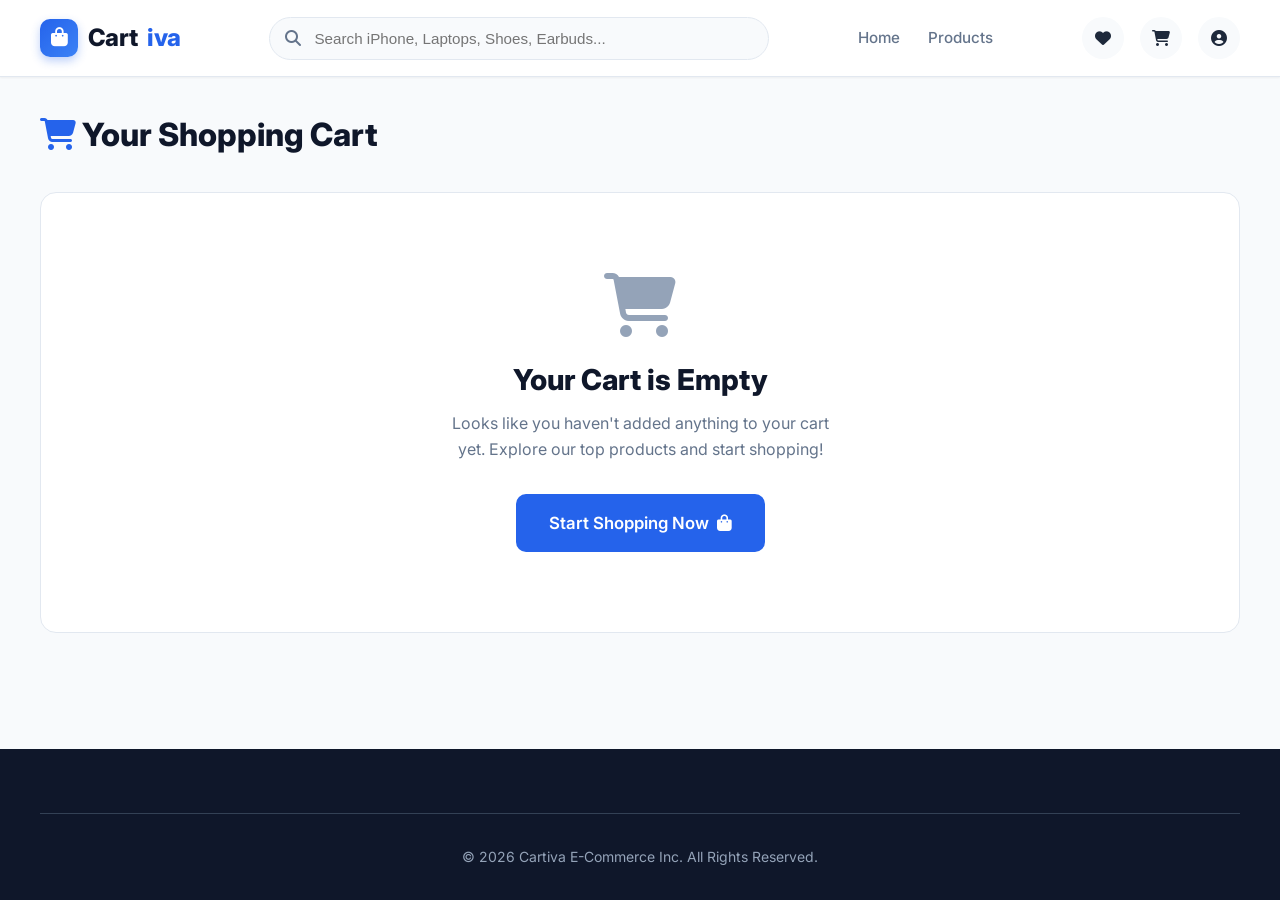
<file: cart.html>
<!DOCTYPE html>
<html lang="en">
<head>
  <meta charset="UTF-8">
  <meta name="viewport" content="width=device-width, initial-scale=1.0">
  <title>Shopping Cart - Cartiva</title>
  
  <link rel="preconnect" href="https://fonts.googleapis.com">
  <link rel="preconnect" href="https://fonts.gstatic.com" crossorigin>
  <link href="https://fonts.googleapis.com/css2?family=Inter:wght@300;400;500;600;700;800&display=swap" rel="stylesheet">
  <link rel="stylesheet" href="https://cdnjs.cloudflare.com/ajax/libs/font-awesome/6.4.0/css/all.min.css">
  <link rel="stylesheet" href="./static/css/style.css">
</head>
<body>

  <!-- Sticky Navbar -->
  <header class="header">
    <div class="container navbar">
      <a href="index.html" class="logo">
        <div class="logo-icon"><i class="fas fa-shopping-bag"></i></div>
        Cart<span>iva</span>
      </a>

      <form action="products.html" method="GET" class="search-bar">
        <i class="fas fa-search"></i>
        <input type="text" name="q" class="form-control" placeholder="Search iPhone, Laptops, Shoes, Earbuds...">
      </form>

      <nav class="nav-menu" id="navMenu">
        <a href="index.html" class="nav-link">Home</a>
        <a href="products.html" class="nav-link">Products</a>
      </nav>

      <div class="nav-actions">
        <a href="wishlist.html" class="icon-btn" title="Saved Wishlist">
          <i class="fas fa-heart"></i>
          <span class="badge wishlist-badge" style="background-color: var(--danger); display: none;">0</span>
        </a>

        <a href="cart.html" class="icon-btn" title="Shopping Cart">
          <i class="fas fa-shopping-cart"></i>
          <span class="badge cart-badge" style="display: none;">0</span>
        </a>

        <div id="userNavAction">
          <a href="login.html" class="btn btn-primary btn-sm">
            <i class="fas fa-user"></i> Login
          </a>
        </div>
      </div>
    </div>
  </header>

  <!-- Main Content -->
  <main class="main-content">
    <div class="container" id="cartPageWrapper">
      
      <div style="margin-bottom: 2rem;">
        <h1 style="font-size: 2rem; font-weight: 800; color: var(--dark);"><i class="fas fa-shopping-cart" style="color: var(--primary);"></i> Your Shopping Cart</h1>
      </div>

      <!-- Active Cart Layout -->
      <div class="cart-layout" id="cartContentLayout">
        
        <!-- Cart Table -->
        <div class="cart-table-wrapper">
          <table class="cart-table">
            <thead>
              <tr>
                <th>Product</th>
                <th>Price</th>
                <th>Quantity</th>
                <th>Total</th>
                <th>Action</th>
              </tr>
            </thead>
            <tbody id="cartItemsBody">
              <!-- Rendered by script.js -->
            </tbody>
          </table>

          <div style="padding: 1.25rem; display: flex; justify-content: space-between; align-items: center; background-color: var(--bg-alt); border-top: 1px solid var(--border-color);">
            <a href="products.html" class="btn btn-outline">
              <i class="fas fa-arrow-left"></i> Continue Shopping
            </a>
          </div>
        </div>

        <!-- Order Summary Sidebar -->
        <div>
          <div class="order-summary-card">
            <h3 style="font-size: 1.25rem; font-weight: 800; margin-bottom: 1.25rem; color: var(--dark);">Order Summary</h3>
            
            <div class="summary-row">
              <span>Subtotal</span>
              <strong id="summarySubtotal">₹0</strong>
            </div>

            <div class="summary-row">
              <span>Estimated Shipping</span>
              <strong id="summaryShipping">FREE</strong>
            </div>

            <p id="freeShippingHint" style="display: none; font-size: 0.8rem; color: var(--primary); background-color: var(--primary-light); padding: 0.5rem; border-radius: var(--radius-sm); margin-bottom: 1rem;">
              <!-- Dynamic hint -->
            </p>

            <div class="summary-row total">
              <span>Total Amount</span>
              <span id="summaryTotal">₹0</span>
            </div>

            <a href="checkout.html" class="btn btn-primary btn-lg btn-block" style="margin-top: 1.5rem;">
              Proceed to Checkout <i class="fas fa-arrow-right"></i>
            </a>

            <div style="text-align: center; margin-top: 1rem; color: var(--text-muted); font-size: 0.85rem;">
              <i class="fas fa-lock" style="color: var(--success);"></i> 256-Bit SSL Encrypted Checkout
            </div>
          </div>
        </div>

      </div>

      <!-- Empty Cart Screen -->
      <div id="emptyCartWrapper" style="display: none; text-align: center; padding: 5rem 2rem; background-color: var(--bg-main); border: 1px solid var(--border-color); border-radius: var(--radius-lg);">
        <i class="fas fa-shopping-cart" style="font-size: 4rem; color: var(--text-light); margin-bottom: 1.25rem;"></i>
        <h2 style="font-size: 1.8rem; font-weight: 800; color: var(--dark); margin-bottom: 0.5rem;">Your Cart is Empty</h2>
        <p style="color: var(--text-muted); margin-bottom: 2rem; max-width: 400px; margin-left: auto; margin-right: auto;">
          Looks like you haven't added anything to your cart yet. Explore our top products and start shopping!
        </p>
        <a href="products.html" class="btn btn-primary btn-lg">
          Start Shopping Now <i class="fas fa-shopping-bag"></i>
        </a>
      </div>

    </div>
  </main>

  <footer class="footer">
    <div class="container">
      <div class="footer-bottom">
        <p>&copy; 2026 Cartiva E-Commerce Inc. All Rights Reserved.</p>
      </div>
    </div>
  </footer>

  <script src="./static/js/products-data.js"></script>
  <script src="./static/js/script.js"></script>
</body>
</html>
</file>
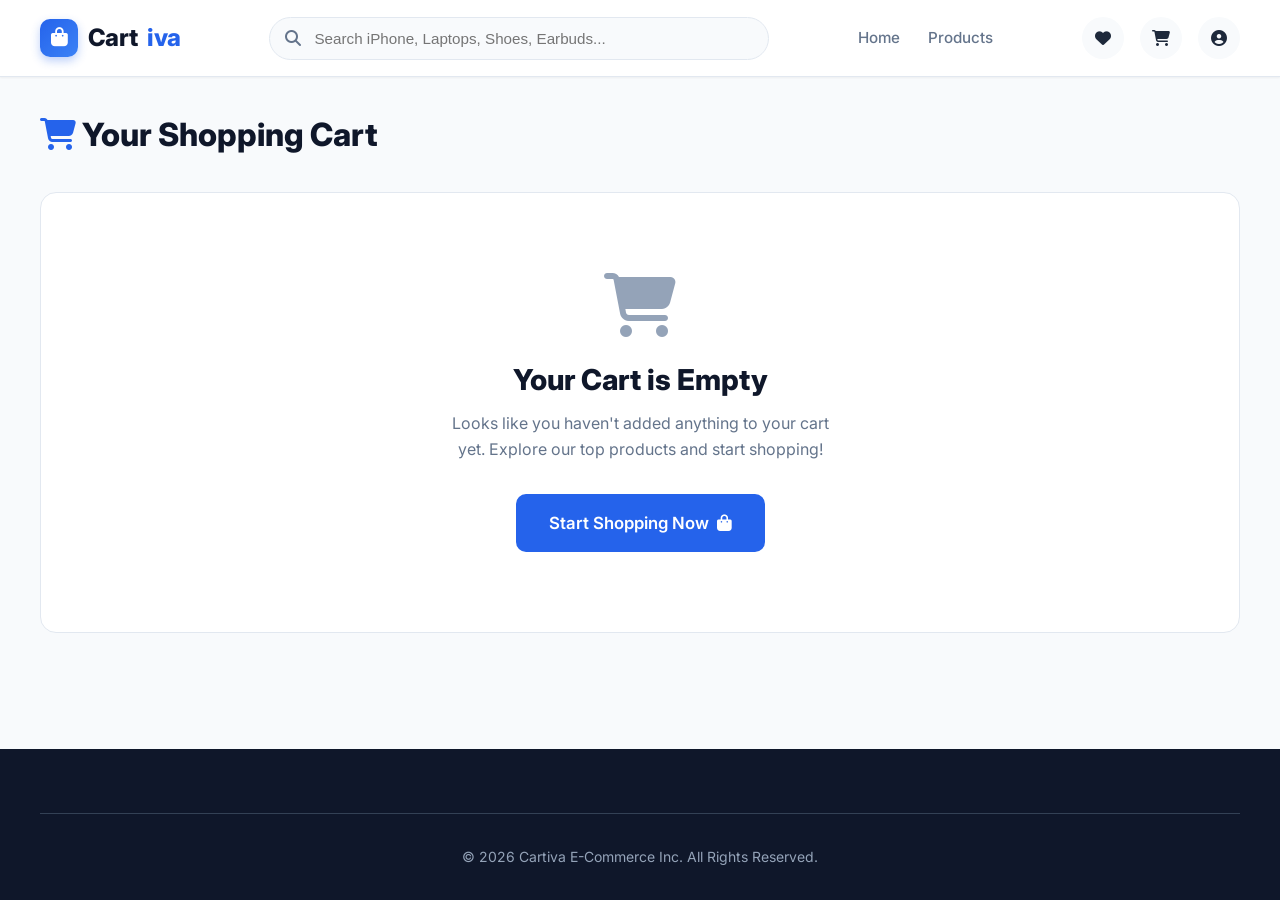
<file: checkout.html>
<!DOCTYPE html>
<html lang="en">
<head>
  <meta charset="UTF-8">
  <meta name="viewport" content="width=device-width, initial-scale=1.0">
  <title>Checkout - Cartiva</title>
  
  <link rel="preconnect" href="https://fonts.googleapis.com">
  <link rel="preconnect" href="https://fonts.gstatic.com" crossorigin>
  <link href="https://fonts.googleapis.com/css2?family=Inter:wght@300;400;500;600;700;800&display=swap" rel="stylesheet">
  <link rel="stylesheet" href="https://cdnjs.cloudflare.com/ajax/libs/font-awesome/6.4.0/css/all.min.css">
  <link rel="stylesheet" href="./static/css/style.css">
</head>
<body>

  <!-- Header -->
  <header class="header">
    <div class="container navbar">
      <a href="index.html" class="logo">
        <div class="logo-icon"><i class="fas fa-shopping-bag"></i></div>
        Cart<span>iva</span>
      </a>

      <div class="nav-actions">
        <a href="cart.html" class="btn btn-outline-primary btn-sm">
          <i class="fas fa-arrow-left"></i> Back to Cart
        </a>
      </div>
    </div>
  </header>

  <!-- Main Content -->
  <main class="main-content">
    <div class="container">
      
      <!-- Order Success Screen -->
      <div id="orderSuccessScreen" style="display: none; max-width: 650px; margin: 3rem auto; text-align: center; background-color: var(--bg-main); border: 1px solid var(--border-color); border-radius: var(--radius-lg); padding: 3.5rem 2rem; box-shadow: var(--shadow-lg);">
        <div style="width: 80px; height: 80px; background-color: var(--success-light); color: var(--success); border-radius: 50%; display: flex; align-items: center; justify-content: center; font-size: 2.5rem; margin: 0 auto 1.5rem;">
          <i class="fas fa-check"></i>
        </div>

        <h1 style="font-size: 2.2rem; font-weight: 800; color: var(--dark); margin-bottom: 0.5rem;">Order Placed Successfully!</h1>
        <p style="color: var(--text-muted); font-size: 1.05rem; margin-bottom: 1.5rem;">
          Thank you for shopping with Cartiva. Your order reference number is <strong style="color: var(--primary);" id="successOrderRef">ORD-2026-0000</strong>.
        </p>

        <div style="background-color: var(--bg-alt); padding: 1.25rem; border-radius: var(--radius-md); text-align: left; margin-bottom: 2rem;">
          <div style="display: flex; justify-content: space-between; margin-bottom: 0.5rem; font-size: 0.95rem;">
            <span style="color: var(--text-muted);">Total Amount Paid:</span>
            <strong style="color: var(--dark);" id="successOrderTotal">₹0</strong>
          </div>
          <div style="display: flex; justify-content: space-between; font-size: 0.95rem;">
            <span style="color: var(--text-muted);">Estimated Delivery:</span>
            <strong style="color: var(--success);">Within 3-5 Business Days</strong>
          </div>
        </div>

        <div style="display: flex; gap: 1rem; justify-content: center;">
          <a href="orders.html" class="btn btn-primary btn-lg">
            <i class="fas fa-box"></i> View My Orders
          </a>
          <a href="products.html" class="btn btn-outline btn-lg">
            Continue Shopping
          </a>
        </div>
      </div>

      <!-- Checkout Form Layout -->
      <div id="checkoutFormLayout">
        <div style="margin-bottom: 2rem;">
          <h1 style="font-size: 2rem; font-weight: 800; color: var(--dark);">Checkout</h1>
          <p style="color: var(--text-muted);">Complete your shipping details & payment method</p>
        </div>

        <form id="checkoutForm">
          <div class="checkout-layout">
            
            <!-- Left: Shipping & Payment -->
            <div class="checkout-box">
              <h2 style="font-size: 1.3rem; font-weight: 800; margin-bottom: 1.5rem; color: var(--dark); display: flex; align-items: center; gap: 0.6rem;">
                <i class="fas fa-map-marker-alt" style="color: var(--primary);"></i> Shipping Address
              </h2>

              <div style="display: grid; grid-template-columns: 1fr 1fr; gap: 1rem;">
                <div class="form-group" style="grid-column: span 2;">
                  <label class="form-label">Full Name *</label>
                  <input type="text" id="checkoutName" class="form-control" placeholder="e.g. Rahul Sharma" required>
                </div>

                <div class="form-group">
                  <label class="form-label">Email Address *</label>
                  <input type="email" id="checkoutEmail" class="form-control" placeholder="rahul@example.com" required>
                </div>

                <div class="form-group">
                  <label class="form-label">Mobile Phone Number *</label>
                  <input type="tel" id="checkoutPhone" class="form-control" placeholder="+91 98765 43210" required>
                </div>

                <div class="form-group" style="grid-column: span 2;">
                  <label class="form-label">Street Address *</label>
                  <input type="text" id="checkoutAddress" class="form-control" placeholder="Flat No, Building, Area, Landmark" required>
                </div>

                <div class="form-group">
                  <label class="form-label">City *</label>
                  <input type="text" id="checkoutCity" class="form-control" placeholder="e.g. Mumbai" required>
                </div>

                <div class="form-group">
                  <label class="form-label">State *</label>
                  <input type="text" id="checkoutState" class="form-control" placeholder="e.g. Maharashtra" required>
                </div>

                <div class="form-group">
                  <label class="form-label">Pincode *</label>
                  <input type="text" id="checkoutPincode" class="form-control" placeholder="400001" required>
                </div>
              </div>

              <h2 style="font-size: 1.3rem; font-weight: 800; margin: 2rem 0 1rem; color: var(--dark); display: flex; align-items: center; gap: 0.6rem;">
                <i class="fas fa-credit-card" style="color: var(--primary);"></i> Payment Method
              </h2>

              <input type="hidden" id="paymentMethodInput" value="UPI">

              <div class="payment-options">
                <div class="payment-card active" onclick="selectPaymentMethod(this, 'UPI')">
                  <i class="fas fa-mobile-alt" style="font-size: 1.4rem; color: var(--primary);"></i>
                  <div>
                    <strong style="display: block; font-size: 0.9rem;">UPI / QR Code</strong>
                    <span style="font-size: 0.78rem; color: var(--text-muted);">GPay, PhonePe, Paytm</span>
                  </div>
                </div>

                <div class="payment-card" onclick="selectPaymentMethod(this, 'Credit/Debit Card')">
                  <i class="fas fa-credit-card" style="font-size: 1.4rem; color: var(--primary);"></i>
                  <div>
                    <strong style="display: block; font-size: 0.9rem;">Credit / Debit Card</strong>
                    <span style="font-size: 0.78rem; color: var(--text-muted);">Visa, Mastercard, RuPay</span>
                  </div>
                </div>

                <div class="payment-card" onclick="selectPaymentMethod(this, 'Net Banking')">
                  <i class="fas fa-university" style="font-size: 1.4rem; color: var(--primary);"></i>
                  <div>
                    <strong style="display: block; font-size: 0.9rem;">Net Banking</strong>
                    <span style="font-size: 0.78rem; color: var(--text-muted);">All major Indian banks</span>
                  </div>
                </div>

                <div class="payment-card" onclick="selectPaymentMethod(this, 'Cash on Delivery')">
                  <i class="fas fa-money-bill-wave" style="font-size: 1.4rem; color: var(--success);"></i>
                  <div>
                    <strong style="display: block; font-size: 0.9rem;">Cash on Delivery</strong>
                    <span style="font-size: 0.78rem; color: var(--text-muted);">Pay upon package arrival</span>
                  </div>
                </div>
              </div>

            </div>

            <!-- Right: Order Summary -->
            <div>
              <div class="order-summary-card">
                <h3 style="font-size: 1.25rem; font-weight: 800; margin-bottom: 1.25rem; color: var(--dark);">Order Summary</h3>

                <div id="checkoutItemsList" style="max-height: 240px; overflow-y: auto; margin-bottom: 1.25rem; padding-right: 0.5rem;">
                  <!-- Rendered by script.js -->
                </div>

                <div class="summary-row">
                  <span>Subtotal</span>
                  <strong id="checkoutSubtotal">₹0</strong>
                </div>

                <div class="summary-row">
                  <span>Shipping Fee</span>
                  <strong id="checkoutShipping">FREE</strong>
                </div>

                <div class="summary-row total">
                  <span>Total Payable</span>
                  <span id="checkoutTotal">₹0</span>
                </div>

                <button type="submit" class="btn btn-primary btn-lg btn-block" style="margin-top: 1.5rem;">
                  <i class="fas fa-check-circle"></i> Place Order Now
                </button>
              </div>
            </div>

          </div>
        </form>
      </div>

    </div>
  </main>

  <footer class="footer">
    <div class="container">
      <div class="footer-bottom">
        <p>&copy; 2026 Cartiva E-Commerce Inc. All Rights Reserved.</p>
      </div>
    </div>
  </footer>

  <script src="./static/js/products-data.js"></script>
  <script src="./static/js/script.js"></script>
</body>
</html>
</file>
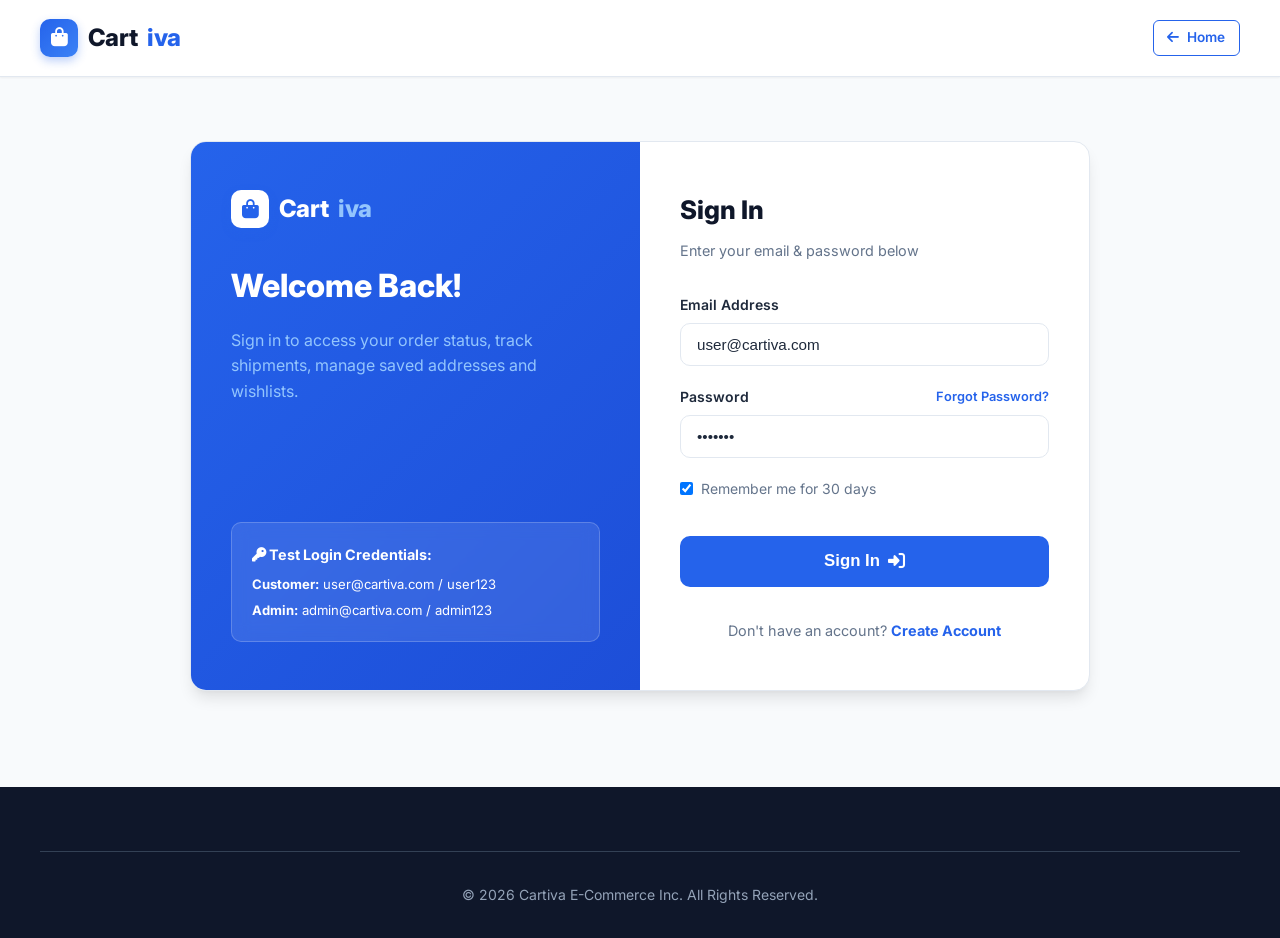
<file: login.html>
<!DOCTYPE html>
<html lang="en">
<head>
  <meta charset="UTF-8">
  <meta name="viewport" content="width=device-width, initial-scale=1.0">
  <title>Sign In - Cartiva</title>
  
  <link rel="preconnect" href="https://fonts.googleapis.com">
  <link rel="preconnect" href="https://fonts.gstatic.com" crossorigin>
  <link href="https://fonts.googleapis.com/css2?family=Inter:wght@300;400;500;600;700;800&display=swap" rel="stylesheet">
  <link rel="stylesheet" href="https://cdnjs.cloudflare.com/ajax/libs/font-awesome/6.4.0/css/all.min.css">
  <link rel="stylesheet" href="./static/css/style.css">
</head>
<body>

  <!-- Sticky Navbar -->
  <header class="header">
    <div class="container navbar">
      <a href="index.html" class="logo">
        <div class="logo-icon"><i class="fas fa-shopping-bag"></i></div>
        Cart<span>iva</span>
      </a>

      <div class="nav-actions">
        <a href="index.html" class="btn btn-outline-primary btn-sm">
          <i class="fas fa-arrow-left"></i> Home
        </a>
      </div>
    </div>
  </header>

  <!-- Main Content -->
  <main class="main-content">
    <div class="container">
      
      <div class="auth-wrapper">
        <!-- Left Hero Sidebar -->
        <div class="auth-sidebar">
          <div>
            <a href="index.html" class="logo" style="color: white; margin-bottom: 2rem;">
              <div class="logo-icon" style="background: white; color: var(--primary);"><i class="fas fa-shopping-bag"></i></div>
              Cart<span style="color: #93c5fd;">iva</span>
            </a>
            <h2 style="font-size: 2rem; font-weight: 800; margin-bottom: 1rem;">Welcome Back!</h2>
            <p style="color: #93c5fd; font-size: 1rem; line-height: 1.6;">
              Sign in to access your order status, track shipments, manage saved addresses and wishlists.
            </p>
          </div>

          <div style="background-color: rgba(255,255,255,0.1); backdrop-filter: blur(8px); padding: 1.25rem; border-radius: var(--radius-md); border: 1px solid rgba(255,255,255,0.2);">
            <strong style="display: block; margin-bottom: 0.5rem; font-size: 0.9rem;"><i class="fas fa-key"></i> Test Login Credentials:</strong>
            <p style="font-size: 0.82rem; margin-bottom: 0.3rem;"><strong>Customer:</strong> user@cartiva.com / user123</p>
            <p style="font-size: 0.82rem;"><strong>Admin:</strong> admin@cartiva.com / admin123</p>
          </div>
        </div>

        <!-- Right Form Container -->
        <div class="auth-form-container">
          <h2 style="font-size: 1.6rem; font-weight: 800; color: var(--dark); margin-bottom: 0.5rem;">Sign In</h2>
          <p style="color: var(--text-muted); font-size: 0.9rem; margin-bottom: 2rem;">Enter your email & password below</p>

          <form id="loginForm">
            <div class="form-group">
              <label class="form-label">Email Address</label>
              <input type="email" id="loginEmail" class="form-control" placeholder="name@example.com" value="user@cartiva.com" required>
            </div>

            <div class="form-group">
              <div style="display: flex; justify-content: space-between; align-items: center; margin-bottom: 0.4rem;">
                <label class="form-label" style="margin-bottom: 0;">Password</label>
                <a href="#" style="font-size: 0.8rem; color: var(--primary); font-weight: 600;">Forgot Password?</a>
              </div>
              <input type="password" id="loginPassword" class="form-control" placeholder="••••••••" value="user123" required>
            </div>

            <div class="form-group" style="display: flex; align-items: center; gap: 0.5rem;">
              <input type="checkbox" id="remember" name="remember" checked>
              <label for="remember" style="font-size: 0.875rem; color: var(--text-muted); cursor: pointer;">Remember me for 30 days</label>
            </div>

            <button type="submit" class="btn btn-primary btn-lg btn-block" style="margin-top: 1rem;">
              Sign In <i class="fas fa-sign-in-alt"></i>
            </button>
          </form>

          <div style="text-align: center; margin-top: 2rem; font-size: 0.9rem; color: var(--text-muted);">
            Don't have an account? <a href="register.html" style="color: var(--primary); font-weight: 700;">Create Account</a>
          </div>
        </div>
      </div>

    </div>
  </main>

  <footer class="footer">
    <div class="container">
      <div class="footer-bottom">
        <p>&copy; 2026 Cartiva E-Commerce Inc. All Rights Reserved.</p>
      </div>
    </div>
  </footer>

  <script src="./static/js/products-data.js"></script>
  <script src="./static/js/script.js"></script>
</body>
</html>
</file>
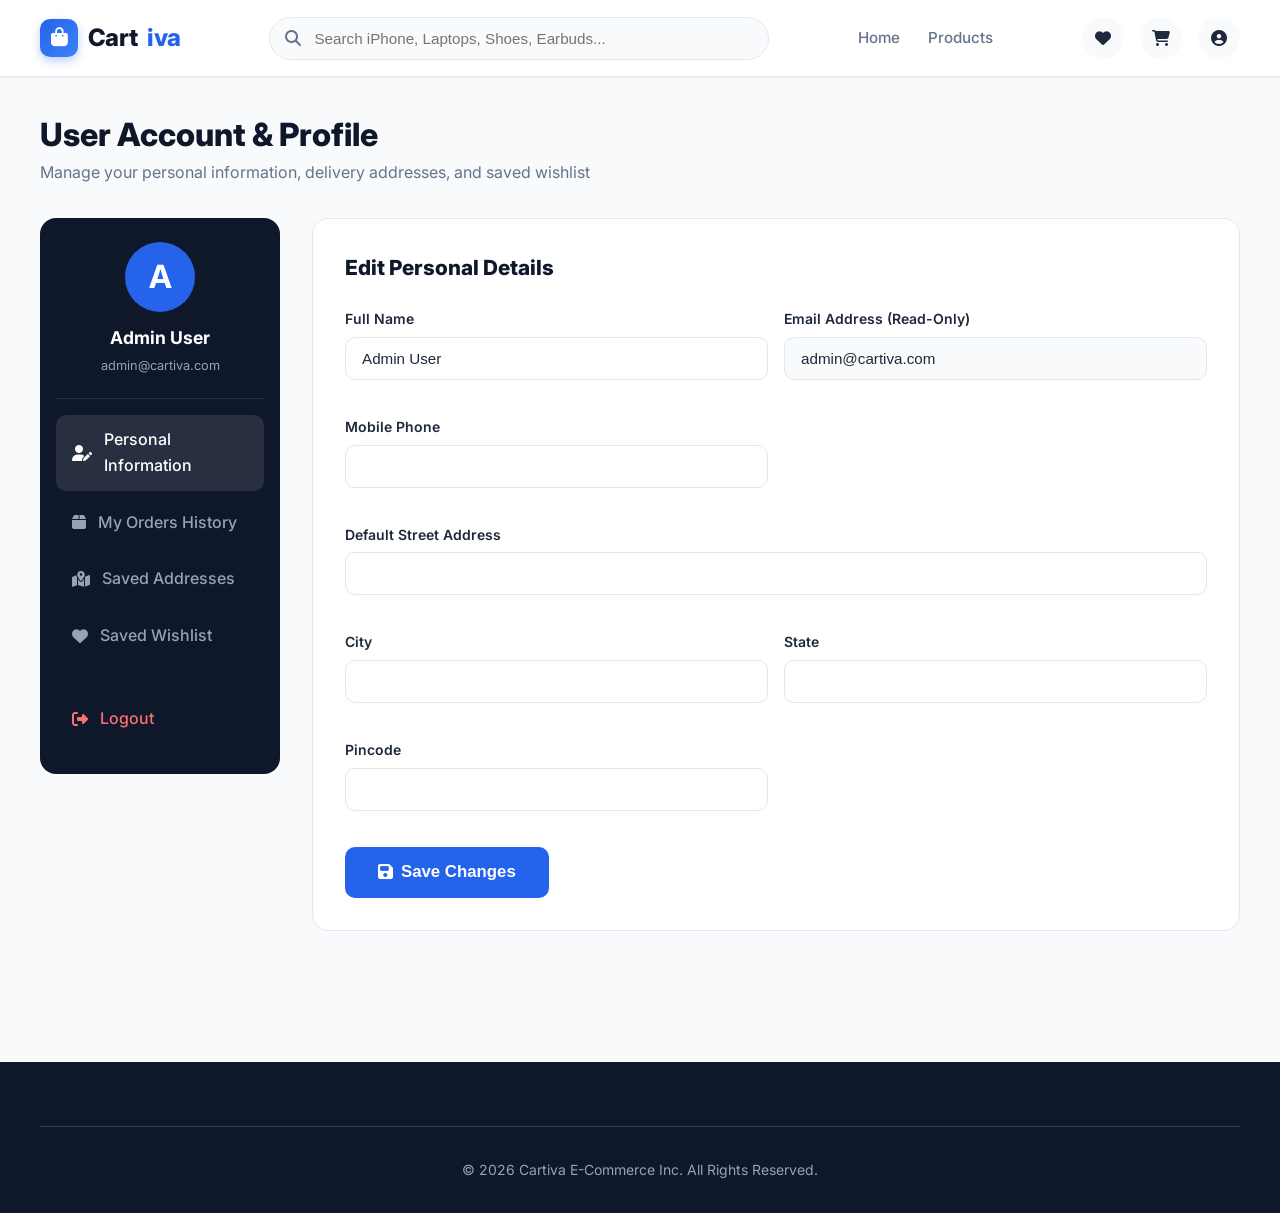
<file: profile.html>
<!DOCTYPE html>
<html lang="en">
<head>
  <meta charset="UTF-8">
  <meta name="viewport" content="width=device-width, initial-scale=1.0">
  <title>My Profile - Cartiva</title>
  
  <link rel="preconnect" href="https://fonts.googleapis.com">
  <link rel="preconnect" href="https://fonts.gstatic.com" crossorigin>
  <link href="https://fonts.googleapis.com/css2?family=Inter:wght@300;400;500;600;700;800&display=swap" rel="stylesheet">
  <link rel="stylesheet" href="https://cdnjs.cloudflare.com/ajax/libs/font-awesome/6.4.0/css/all.min.css">
  <link rel="stylesheet" href="./static/css/style.css">
</head>
<body>

  <!-- Sticky Navbar -->
  <header class="header">
    <div class="container navbar">
      <a href="index.html" class="logo">
        <div class="logo-icon"><i class="fas fa-shopping-bag"></i></div>
        Cart<span>iva</span>
      </a>

      <form action="products.html" method="GET" class="search-bar">
        <i class="fas fa-search"></i>
        <input type="text" name="q" class="form-control" placeholder="Search iPhone, Laptops, Shoes, Earbuds...">
      </form>

      <nav class="nav-menu" id="navMenu">
        <a href="index.html" class="nav-link">Home</a>
        <a href="products.html" class="nav-link">Products</a>
      </nav>

      <div class="nav-actions">
        <a href="wishlist.html" class="icon-btn" title="Saved Wishlist">
          <i class="fas fa-heart"></i>
          <span class="badge wishlist-badge" style="background-color: var(--danger); display: none;">0</span>
        </a>

        <a href="cart.html" class="icon-btn" title="Shopping Cart">
          <i class="fas fa-shopping-cart"></i>
          <span class="badge cart-badge" style="display: none;">0</span>
        </a>

        <div id="userNavAction">
          <a href="login.html" class="btn btn-primary btn-sm">
            <i class="fas fa-user"></i> Login
          </a>
        </div>
      </div>
    </div>
  </header>

  <!-- Main Content -->
  <main class="main-content">
    <div class="container">
      
      <div style="margin-bottom: 2rem;">
        <h1 style="font-size: 2rem; font-weight: 800; color: var(--dark);">User Account & Profile</h1>
        <p style="color: var(--text-muted);">Manage your personal information, delivery addresses, and saved wishlist</p>
      </div>

      <div class="admin-layout" id="profileTabWrapper">
        
        <!-- Sidebar Navigation -->
        <div class="admin-sidebar" style="height: fit-content;">
          <div style="text-align: center; padding-bottom: 1.25rem; border-bottom: 1px solid rgba(255,255,255,0.1); margin-bottom: 1rem;">
            <div id="profileAvatar" style="width: 70px; height: 70px; background-color: var(--primary); color: white; border-radius: 50%; display: flex; align-items: center; justify-content: center; font-size: 2rem; font-weight: 700; margin: 0 auto 0.75rem;">
              U
            </div>
            <strong style="display: block; font-size: 1.1rem; color: white;" id="profileName">User Name</strong>
            <span style="font-size: 0.8rem; color: #94a3b8;" id="profileEmail">user@example.com</span>
          </div>

          <div class="admin-nav-item active" onclick="switchProfileTab('personalTab', this)">
            <i class="fas fa-user-edit"></i> Personal Information
          </div>
          <a href="orders.html" class="admin-nav-item">
            <i class="fas fa-box"></i> My Orders History
          </a>
          <div class="admin-nav-item" onclick="switchProfileTab('addressTab', this)">
            <i class="fas fa-map-marked-alt"></i> Saved Addresses
          </div>
          <div class="admin-nav-item" onclick="switchProfileTab('wishlistTab', this)">
            <i class="fas fa-heart"></i> Saved Wishlist
          </div>
          <a href="javascript:void(0)" onclick="logoutUser()" class="admin-nav-item" style="color: #f87171; margin-top: 2rem;">
            <i class="fas fa-sign-out-alt"></i> Logout
          </a>
        </div>

        <!-- Main Content Tab Area -->
        <div>
          <!-- Tab 1: Personal Info & Edit -->
          <div id="personalTab" class="profile-tab-content">
            <div style="background-color: var(--bg-main); border: 1px solid var(--border-color); border-radius: var(--radius-lg); padding: 2rem;">
              <h2 style="font-size: 1.3rem; font-weight: 800; color: var(--dark); margin-bottom: 1.5rem;">Edit Personal Details</h2>
              
              <form id="profileEditForm">
                <div style="display: grid; grid-template-columns: 1fr 1fr; gap: 1rem;">
                  <div class="form-group">
                    <label class="form-label">Full Name</label>
                    <input type="text" id="profileEditName" class="form-control" required>
                  </div>

                  <div class="form-group">
                    <label class="form-label">Email Address (Read-Only)</label>
                    <input type="email" id="profileEditEmail" class="form-control" disabled style="background-color: var(--bg-alt);">
                  </div>

                  <div class="form-group">
                    <label class="form-label">Mobile Phone</label>
                    <input type="tel" id="profileEditPhone" class="form-control">
                  </div>

                  <div class="form-group" style="grid-column: span 2;">
                    <label class="form-label">Default Street Address</label>
                    <input type="text" id="profileEditAddress" class="form-control">
                  </div>

                  <div class="form-group">
                    <label class="form-label">City</label>
                    <input type="text" id="profileEditCity" class="form-control">
                  </div>

                  <div class="form-group">
                    <label class="form-label">State</label>
                    <input type="text" id="profileEditState" class="form-control">
                  </div>

                  <div class="form-group">
                    <label class="form-label">Pincode</label>
                    <input type="text" id="profileEditPincode" class="form-control">
                  </div>
                </div>

                <button type="submit" class="btn btn-primary btn-lg" style="margin-top: 1rem;">
                  <i class="fas fa-save"></i> Save Changes
                </button>
              </form>
            </div>
          </div>

          <!-- Tab 2: Saved Addresses -->
          <div id="addressTab" class="profile-tab-content" style="display: none;">
            <div style="background-color: var(--bg-main); border: 1px solid var(--border-color); border-radius: var(--radius-lg); padding: 2rem;">
              <h2 style="font-size: 1.3rem; font-weight: 800; color: var(--dark); margin-bottom: 1.5rem;">Saved Address</h2>
              <div id="profileSavedAddressBox">
                <!-- Rendered by script.js -->
              </div>
            </div>
          </div>

          <!-- Tab 3: Wishlist -->
          <div id="wishlistTab" class="profile-tab-content" style="display: none;">
            <div style="background-color: var(--bg-main); border: 1px solid var(--border-color); border-radius: var(--radius-lg); padding: 2rem;">
              <h2 style="font-size: 1.3rem; font-weight: 800; color: var(--dark); margin-bottom: 1.5rem;">My Wishlist</h2>
              <div class="products-grid" id="profileWishlistGrid">
                <!-- Rendered by script.js -->
              </div>
            </div>
          </div>

        </div>

      </div>

    </div>
  </main>

  <footer class="footer">
    <div class="container">
      <div class="footer-bottom">
        <p>&copy; 2026 Cartiva E-Commerce Inc. All Rights Reserved.</p>
      </div>
    </div>
  </footer>

  <script src="./static/js/products-data.js"></script>
  <script src="./static/js/script.js"></script>
</body>
</html>
</file>
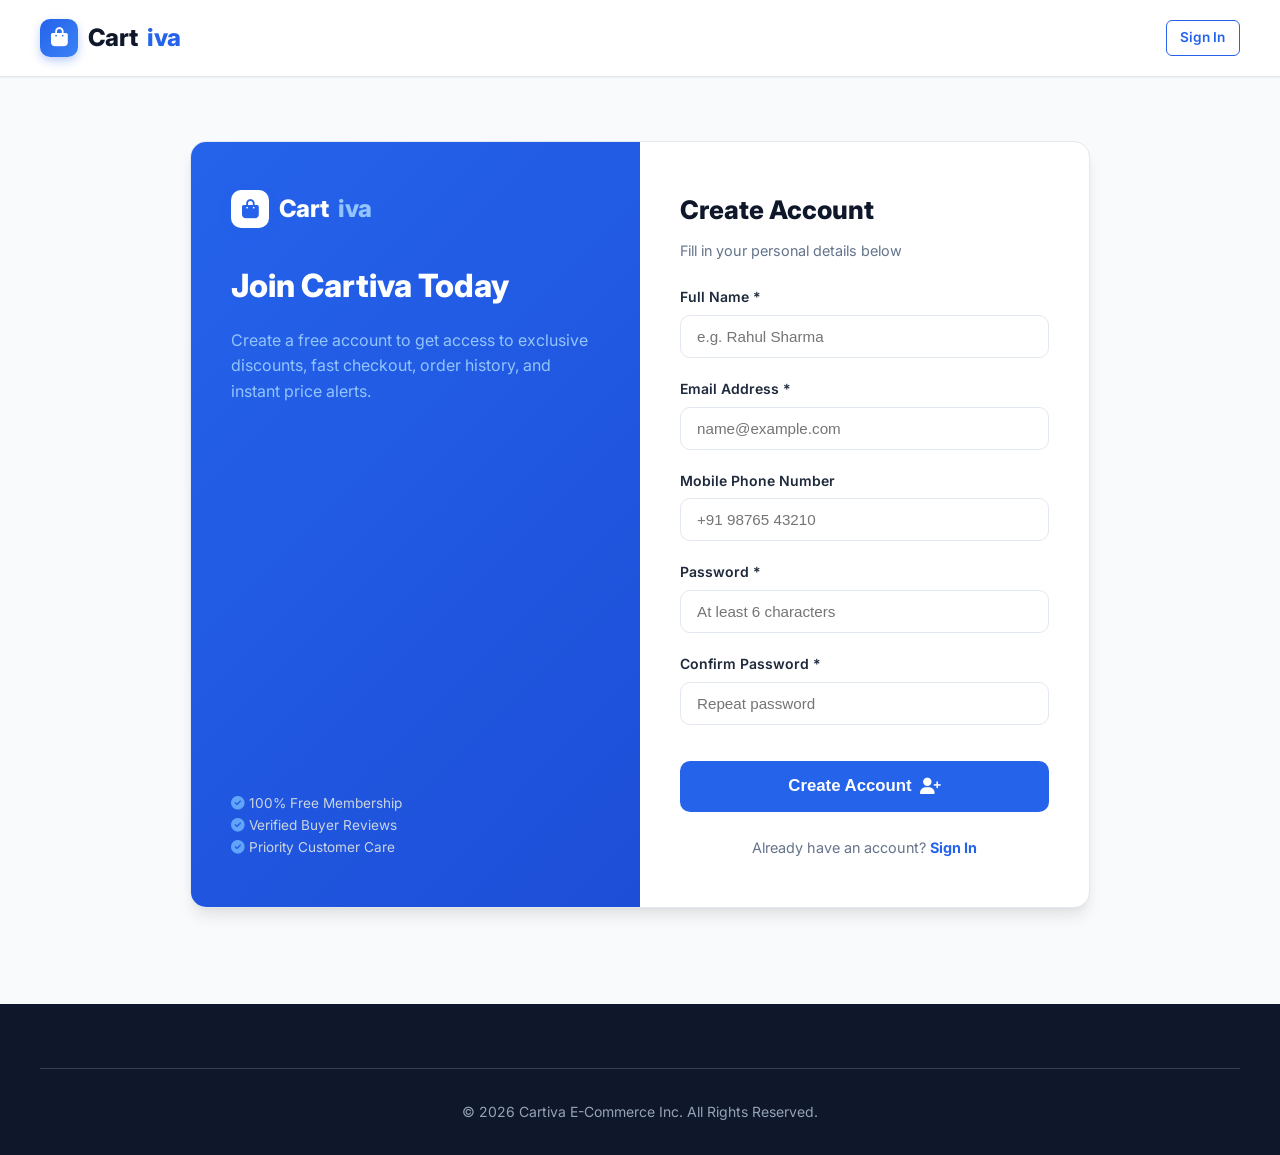
<file: register.html>
<!DOCTYPE html>
<html lang="en">
<head>
  <meta charset="UTF-8">
  <meta name="viewport" content="width=device-width, initial-scale=1.0">
  <title>Create Account - Cartiva</title>
  
  <link rel="preconnect" href="https://fonts.googleapis.com">
  <link rel="preconnect" href="https://fonts.gstatic.com" crossorigin>
  <link href="https://fonts.googleapis.com/css2?family=Inter:wght@300;400;500;600;700;800&display=swap" rel="stylesheet">
  <link rel="stylesheet" href="https://cdnjs.cloudflare.com/ajax/libs/font-awesome/6.4.0/css/all.min.css">
  <link rel="stylesheet" href="./static/css/style.css">
</head>
<body>

  <!-- Sticky Navbar -->
  <header class="header">
    <div class="container navbar">
      <a href="index.html" class="logo">
        <div class="logo-icon"><i class="fas fa-shopping-bag"></i></div>
        Cart<span>iva</span>
      </a>

      <div class="nav-actions">
        <a href="login.html" class="btn btn-outline-primary btn-sm">
          Sign In
        </a>
      </div>
    </div>
  </header>

  <!-- Main Content -->
  <main class="main-content">
    <div class="container">
      
      <div class="auth-wrapper">
        <!-- Left Hero Sidebar -->
        <div class="auth-sidebar">
          <div>
            <a href="index.html" class="logo" style="color: white; margin-bottom: 2rem;">
              <div class="logo-icon" style="background: white; color: var(--primary);"><i class="fas fa-shopping-bag"></i></div>
              Cart<span style="color: #93c5fd;">iva</span>
            </a>
            <h2 style="font-size: 2rem; font-weight: 800; margin-bottom: 1rem;">Join Cartiva Today</h2>
            <p style="color: #93c5fd; font-size: 1rem; line-height: 1.6;">
              Create a free account to get access to exclusive discounts, fast checkout, order history, and instant price alerts.
            </p>
          </div>

          <div style="font-size: 0.85rem; color: #cbd5e1;">
            <p><i class="fas fa-check-circle" style="color: #60a5fa;"></i> 100% Free Membership</p>
            <p><i class="fas fa-check-circle" style="color: #60a5fa;"></i> Verified Buyer Reviews</p>
            <p><i class="fas fa-check-circle" style="color: #60a5fa;"></i> Priority Customer Care</p>
          </div>
        </div>

        <!-- Right Form Container -->
        <div class="auth-form-container">
          <h2 style="font-size: 1.6rem; font-weight: 800; color: var(--dark); margin-bottom: 0.5rem;">Create Account</h2>
          <p style="color: var(--text-muted); font-size: 0.9rem; margin-bottom: 1.5rem;">Fill in your personal details below</p>

          <form id="registerForm">
            <div class="form-group">
              <label class="form-label">Full Name *</label>
              <input type="text" id="regName" class="form-control" placeholder="e.g. Rahul Sharma" required>
            </div>

            <div class="form-group">
              <label class="form-label">Email Address *</label>
              <input type="email" id="regEmail" class="form-control" placeholder="name@example.com" required>
            </div>

            <div class="form-group">
              <label class="form-label">Mobile Phone Number</label>
              <input type="tel" id="regPhone" class="form-control" placeholder="+91 98765 43210">
            </div>

            <div class="form-group">
              <label class="form-label">Password *</label>
              <input type="password" id="regPassword" class="form-control" placeholder="At least 6 characters" required>
            </div>

            <div class="form-group">
              <label class="form-label">Confirm Password *</label>
              <input type="password" id="regConfirmPassword" class="form-control" placeholder="Repeat password" required>
            </div>

            <button type="submit" class="btn btn-primary btn-lg btn-block" style="margin-top: 1rem;">
              Create Account <i class="fas fa-user-plus"></i>
            </button>
          </form>

          <div style="text-align: center; margin-top: 1.5rem; font-size: 0.9rem; color: var(--text-muted);">
            Already have an account? <a href="login.html" style="color: var(--primary); font-weight: 700;">Sign In</a>
          </div>
        </div>
      </div>

    </div>
  </main>

  <footer class="footer">
    <div class="container">
      <div class="footer-bottom">
        <p>&copy; 2026 Cartiva E-Commerce Inc. All Rights Reserved.</p>
      </div>
    </div>
  </footer>

  <script src="./static/js/products-data.js"></script>
  <script src="./static/js/script.js"></script>
</body>
</html>
</file>
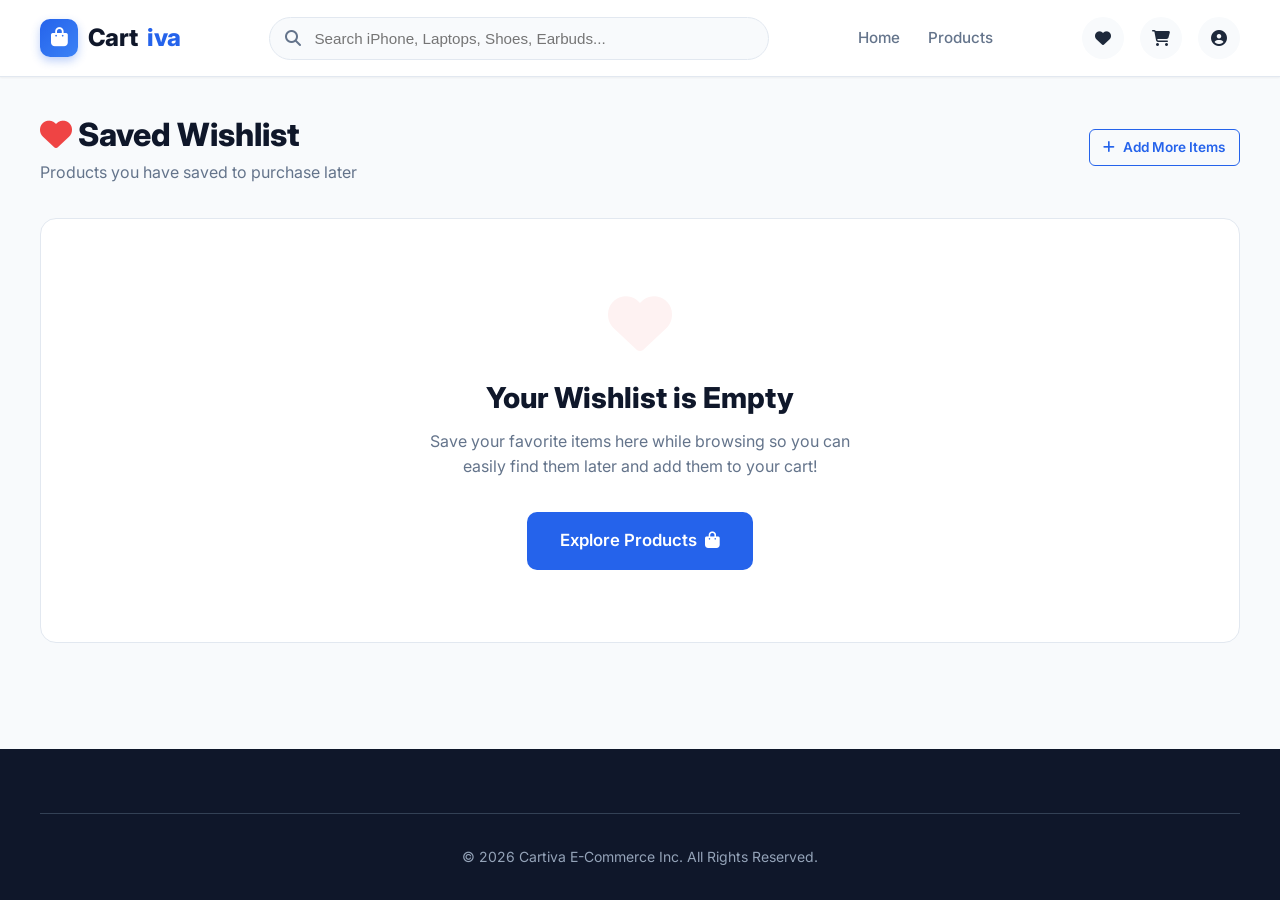
<file: wishlist.html>
<!DOCTYPE html>
<html lang="en">
<head>
  <meta charset="UTF-8">
  <meta name="viewport" content="width=device-width, initial-scale=1.0">
  <title>My Wishlist - Cartiva</title>
  
  <link rel="preconnect" href="https://fonts.googleapis.com">
  <link rel="preconnect" href="https://fonts.gstatic.com" crossorigin>
  <link href="https://fonts.googleapis.com/css2?family=Inter:wght@300;400;500;600;700;800&display=swap" rel="stylesheet">
  <link rel="stylesheet" href="https://cdnjs.cloudflare.com/ajax/libs/font-awesome/6.4.0/css/all.min.css">
  <link rel="stylesheet" href="./static/css/style.css">
</head>
<body>

  <!-- Sticky Navbar -->
  <header class="header">
    <div class="container navbar">
      <a href="index.html" class="logo">
        <div class="logo-icon"><i class="fas fa-shopping-bag"></i></div>
        Cart<span>iva</span>
      </a>

      <form action="products.html" method="GET" class="search-bar">
        <i class="fas fa-search"></i>
        <input type="text" name="q" class="form-control" placeholder="Search iPhone, Laptops, Shoes, Earbuds...">
      </form>

      <nav class="nav-menu" id="navMenu">
        <a href="index.html" class="nav-link">Home</a>
        <a href="products.html" class="nav-link">Products</a>
      </nav>

      <div class="nav-actions">
        <a href="wishlist.html" class="icon-btn" title="Saved Wishlist">
          <i class="fas fa-heart"></i>
          <span class="badge wishlist-badge" style="background-color: var(--danger); display: none;">0</span>
        </a>

        <a href="cart.html" class="icon-btn" title="Shopping Cart">
          <i class="fas fa-shopping-cart"></i>
          <span class="badge cart-badge" style="display: none;">0</span>
        </a>

        <div id="userNavAction">
          <a href="login.html" class="btn btn-primary btn-sm">
            <i class="fas fa-user"></i> Login
          </a>
        </div>
      </div>
    </div>
  </header>

  <!-- Main Content -->
  <main class="main-content">
    <div class="container">
      
      <div style="margin-bottom: 2rem; display: flex; justify-content: space-between; align-items: center; flex-wrap: wrap; gap: 1rem;">
        <div>
          <h1 style="font-size: 2rem; font-weight: 800; color: var(--dark);"><i class="fas fa-heart" style="color: var(--danger);"></i> Saved Wishlist</h1>
          <p style="color: var(--text-muted);">Products you have saved to purchase later</p>
        </div>
        <a href="products.html" class="btn btn-outline-primary btn-sm">
          <i class="fas fa-plus"></i> Add More Items
        </a>
      </div>

      <!-- Wishlist Grid -->
      <div class="products-grid" id="wishlistGrid">
        <!-- Rendered by script.js -->
      </div>

      <!-- Empty Wishlist State -->
      <div id="emptyWishlistState" style="display: none; text-align: center; padding: 4.5rem 2rem; background-color: var(--bg-main); border: 1px solid var(--border-color); border-radius: var(--radius-lg);">
        <i class="fas fa-heart" style="font-size: 4rem; color: var(--danger-light); margin-bottom: 1.25rem;"></i>
        <h2 style="font-size: 1.8rem; font-weight: 800; color: var(--dark); margin-bottom: 0.5rem;">Your Wishlist is Empty</h2>
        <p style="color: var(--text-muted); margin-bottom: 2rem; max-width: 420px; margin-left: auto; margin-right: auto;">
          Save your favorite items here while browsing so you can easily find them later and add them to your cart!
        </p>
        <a href="products.html" class="btn btn-primary btn-lg">
          Explore Products <i class="fas fa-shopping-bag"></i>
        </a>
      </div>

    </div>
  </main>

  <footer class="footer">
    <div class="container">
      <div class="footer-bottom">
        <p>&copy; 2026 Cartiva E-Commerce Inc. All Rights Reserved.</p>
      </div>
    </div>
  </footer>

  <script src="./static/js/products-data.js"></script>
  <script src="./static/js/script.js"></script>
</body>
</html>
</file>
<file: static/css/style.css>
/* ==========================================================================
   ShopEase - Modern E-Commerce Stylesheet
   ========================================================================== */

:root {
  --primary: #2563eb;
  --primary-hover: #1d4ed8;
  --primary-light: #eff6ff;
  --primary-border: #bfdbfe;
  
  --dark: #0f172a;
  --text-main: #1e293b;
  --text-muted: #64748b;
  --text-light: #94a3b8;
  
  --bg-main: #ffffff;
  --bg-alt: #f8fafc;
  --bg-card: #ffffff;
  --border-color: #e2e8f0;
  
  --success: #10b981;
  --success-light: #ecfdf5;
  --warning: #f59e0b;
  --warning-light: #fffbeb;
  --danger: #ef4444;
  --danger-light: #fef2f2;
  --info: #06b6d4;
  
  --radius-sm: 6px;
  --radius-md: 10px;
  --radius-lg: 16px;
  --radius-full: 9999px;
  
  --shadow-sm: 0 1px 2px 0 rgba(0, 0, 0, 0.05);
  --shadow-md: 0 4px 6px -1px rgba(0, 0, 0, 0.07), 0 2px 4px -2px rgba(0, 0, 0, 0.05);
  --shadow-lg: 0 10px 15px -3px rgba(0, 0, 0, 0.1), 0 4px 6px -4px rgba(0, 0, 0, 0.05);
  --shadow-hover: 0 20px 25px -5px rgba(37, 99, 235, 0.12), 0 8px 10px -6px rgba(0, 0, 0, 0.04);
  
  --transition: all 0.25s cubic-bezier(0.4, 0, 0.2, 1);
}

/* Reset & Global */
*, *::before, *::after {
  box-sizing: border-box;
  margin: 0;
  padding: 0;
}

body {
  font-family: 'Inter', system-ui, -apple-system, BlinkMacSystemFont, "Segoe UI", Roboto, sans-serif;
  color: var(--text-main);
  background-color: var(--bg-alt);
  line-height: 1.6;
  min-height: 100vh;
  display: flex;
  flex-direction: column;
}

a {
  color: inherit;
  text-decoration: none;
  transition: var(--transition);
}

img {
  max-width: 100%;
  height: auto;
  display: block;
}

ul {
  list-style: none;
}

/* Buttons */
.btn {
  display: inline-flex;
  align-items: center;
  justify-content: center;
  gap: 0.5rem;
  padding: 0.75rem 1.5rem;
  font-size: 0.95rem;
  font-weight: 600;
  border-radius: var(--radius-md);
  border: 1px solid transparent;
  cursor: pointer;
  transition: var(--transition);
  white-space: nowrap;
}

.btn-primary {
  background-color: var(--primary);
  color: #ffffff;
}

.btn-primary:hover {
  background-color: var(--primary-hover);
  box-shadow: 0 4px 12px rgba(37, 99, 235, 0.3);
  transform: translateY(-1px);
}

.btn-outline {
  background-color: transparent;
  border-color: var(--border-color);
  color: var(--text-main);
}

.btn-outline:hover {
  border-color: var(--primary);
  color: var(--primary);
  background-color: var(--primary-light);
}

.btn-outline-primary {
  background-color: transparent;
  border-color: var(--primary);
  color: var(--primary);
}

.btn-outline-primary:hover {
  background-color: var(--primary);
  color: #ffffff;
}

.btn-sm {
  padding: 0.4rem 0.85rem;
  font-size: 0.85rem;
  border-radius: var(--radius-sm);
}

.btn-lg {
  padding: 0.9rem 2rem;
  font-size: 1.05rem;
  border-radius: var(--radius-md);
}

.btn-block {
  width: 100%;
}

.btn-danger {
  background-color: var(--danger);
  color: white;
}
.btn-danger:hover {
  background-color: #dc2626;
}

/* Form Controls */
.form-group {
  margin-bottom: 1.25rem;
}

.form-label {
  display: block;
  font-size: 0.875rem;
  font-weight: 600;
  color: var(--text-main);
  margin-bottom: 0.4rem;
}

.form-control, .form-select {
  width: 100%;
  padding: 0.75rem 1rem;
  font-size: 0.95rem;
  border: 1px solid var(--border-color);
  border-radius: var(--radius-md);
  background-color: var(--bg-main);
  color: var(--text-main);
  transition: var(--transition);
  outline: none;
}

.form-control:focus, .form-select:focus {
  border-color: var(--primary);
  box-shadow: 0 0 0 4px var(--primary-light);
}

/* Container */
.container {
  width: 100%;
  max-width: 1240px;
  margin: 0 auto;
  padding: 0 1.25rem;
}

.main-content {
  flex: 1;
  padding: 2rem 0 4rem;
}

/* Header & Navbar */
.header {
  position: sticky;
  top: 0;
  z-index: 1000;
  background-color: rgba(255, 255, 255, 0.95);
  backdrop-filter: blur(8px);
  border-bottom: 1px solid var(--border-color);
  box-shadow: var(--shadow-sm);
}

.navbar {
  display: flex;
  align-items: center;
  justify-content: space-between;
  height: 76px;
  gap: 1.5rem;
}

.logo {
  display: flex;
  align-items: center;
  gap: 0.6rem;
  font-size: 1.5rem;
  font-weight: 800;
  color: var(--dark);
  letter-spacing: -0.5px;
}

.logo-icon {
  width: 38px;
  height: 38px;
  background: linear-gradient(135deg, var(--primary), #3b82f6);
  color: white;
  border-radius: 10px;
  display: flex;
  align-items: center;
  justify-content: center;
  font-size: 1.2rem;
  box-shadow: 0 4px 10px rgba(37, 99, 235, 0.3);
}

.logo span {
  color: var(--primary);
}

.search-bar {
  flex: 1;
  max-width: 500px;
  position: relative;
}

.search-bar input {
  padding-left: 2.75rem;
  padding-right: 1rem;
  border-radius: var(--radius-full);
  background-color: var(--bg-alt);
  border: 1px solid var(--border-color);
}

.search-bar i {
  position: absolute;
  left: 1rem;
  top: 50%;
  transform: translateY(-50%);
  color: var(--text-muted);
}

.nav-menu {
  display: flex;
  align-items: center;
  gap: 1.75rem;
}

.nav-link {
  font-weight: 500;
  color: var(--text-muted);
  font-size: 0.95rem;
  position: relative;
}

.nav-link:hover, .nav-link.active {
  color: var(--primary);
}

.nav-actions {
  display: flex;
  align-items: center;
  gap: 1rem;
}

.icon-btn {
  width: 42px;
  height: 42px;
  border-radius: var(--radius-full);
  display: flex;
  align-items: center;
  justify-content: center;
  color: var(--text-main);
  background-color: var(--bg-alt);
  position: relative;
  transition: var(--transition);
}

.icon-btn:hover {
  background-color: var(--primary-light);
  color: var(--primary);
}

.badge {
  position: absolute;
  top: -4px;
  right: -4px;
  background-color: var(--primary);
  color: white;
  font-size: 0.72rem;
  font-weight: 700;
  height: 20px;
  min-width: 20px;
  padding: 0 5px;
  border-radius: 10px;
  display: flex;
  align-items: center;
  justify-content: center;
  border: 2px solid white;
}

.mobile-toggle {
  display: none;
  font-size: 1.4rem;
  background: none;
  border: none;
  cursor: pointer;
  color: var(--text-main);
}

/* User Dropdown */
.user-dropdown {
  position: relative;
}

.dropdown-menu {
  position: absolute;
  right: 0;
  top: 120%;
  width: 200px;
  background-color: var(--bg-main);
  border: 1px solid var(--border-color);
  border-radius: var(--radius-md);
  box-shadow: var(--shadow-lg);
  display: none;
  flex-direction: column;
  padding: 0.5rem 0;
  z-index: 1100;
}

.user-dropdown:hover .dropdown-menu {
  display: flex;
}

.dropdown-item {
  padding: 0.6rem 1.25rem;
  font-size: 0.9rem;
  color: var(--text-main);
  display: flex;
  align-items: center;
  gap: 0.6rem;
}

.dropdown-item:hover {
  background-color: var(--bg-alt);
  color: var(--primary);
}

/* Hero Section */
.hero {
  background: linear-gradient(135deg, #0f172a 0%, #1e3a8a 100%);
  border-radius: var(--radius-lg);
  padding: 4rem 3rem;
  color: white;
  margin-bottom: 3.5rem;
  position: relative;
  overflow: hidden;
  box-shadow: var(--shadow-lg);
}

.hero-content {
  max-width: 600px;
  position: relative;
  z-index: 2;
}

.hero-tag {
  display: inline-block;
  padding: 0.35rem 1rem;
  background-color: rgba(255, 255, 255, 0.15);
  backdrop-filter: blur(6px);
  border: 1px solid rgba(255, 255, 255, 0.2);
  border-radius: var(--radius-full);
  font-size: 0.85rem;
  font-weight: 600;
  letter-spacing: 0.5px;
  margin-bottom: 1.25rem;
  color: #93c5fd;
}

.hero-title {
  font-size: 3.2rem;
  font-weight: 800;
  line-height: 1.15;
  margin-bottom: 1.25rem;
  letter-spacing: -1px;
}

.hero-desc {
  font-size: 1.15rem;
  color: #cbd5e1;
  margin-bottom: 2rem;
}

.hero-btns {
  display: flex;
  gap: 1rem;
  flex-wrap: wrap;
}

.hero-image-dec {
  position: absolute;
  right: -5%;
  bottom: -15%;
  width: 550px;
  opacity: 0.85;
  pointer-events: none;
}

/* Category Grid */
.section-header {
  display: flex;
  align-items: flex-end;
  justify-content: space-between;
  margin-bottom: 2rem;
}

.section-title {
  font-size: 1.75rem;
  font-weight: 800;
  color: var(--dark);
  letter-spacing: -0.5px;
}

.section-subtitle {
  color: var(--text-muted);
  font-size: 0.95rem;
  margin-top: 0.2rem;
}

.categories-grid {
  display: grid;
  grid-template-columns: repeat(auto-fit, minmax(160px, 1fr));
  gap: 1.25rem;
  margin-bottom: 3.5rem;
}

.category-card {
  background-color: var(--bg-main);
  border: 1px solid var(--border-color);
  border-radius: var(--radius-md);
  padding: 1.75rem 1rem;
  text-align: center;
  display: flex;
  flex-direction: column;
  align-items: center;
  gap: 0.85rem;
  box-shadow: var(--shadow-sm);
  transition: var(--transition);
}

.category-card:hover {
  transform: translateY(-5px);
  border-color: var(--primary-border);
  box-shadow: var(--shadow-hover);
}

.category-icon {
  width: 60px;
  height: 60px;
  background-color: var(--primary-light);
  color: var(--primary);
  border-radius: 50%;
  display: flex;
  align-items: center;
  justify-content: center;
  font-size: 1.6rem;
  transition: var(--transition);
}

.category-card:hover .category-icon {
  background-color: var(--primary);
  color: white;
}

.category-name {
  font-weight: 600;
  font-size: 1rem;
  color: var(--dark);
}

/* Product Grid & Cards */
.products-grid {
  display: grid;
  grid-template-columns: repeat(auto-fill, minmax(260px, 1fr));
  gap: 1.75rem;
  margin-bottom: 3.5rem;
}

.product-card {
  background-color: var(--bg-card);
  border: 1px solid var(--border-color);
  border-radius: var(--radius-md);
  overflow: hidden;
  box-shadow: var(--shadow-sm);
  display: flex;
  flex-direction: column;
  transition: var(--transition);
  position: relative;
}

.product-card:hover {
  transform: translateY(-6px);
  box-shadow: var(--shadow-lg);
  border-color: var(--primary-border);
}

.product-badge {
  position: absolute;
  top: 12px;
  left: 12px;
  z-index: 10;
  background-color: var(--danger);
  color: white;
  font-size: 0.75rem;
  font-weight: 700;
  padding: 0.25rem 0.6rem;
  border-radius: var(--radius-sm);
}

.wishlist-btn {
  position: absolute;
  top: 12px;
  right: 12px;
  z-index: 10;
  width: 34px;
  height: 34px;
  border-radius: 50%;
  background: white;
  border: 1px solid var(--border-color);
  display: flex;
  align-items: center;
  justify-content: center;
  color: var(--text-muted);
  cursor: pointer;
  transition: var(--transition);
}

.wishlist-btn:hover, .wishlist-btn.active {
  color: var(--danger);
  border-color: var(--danger);
  background-color: var(--danger-light);
}

.product-img-wrapper {
  position: relative;
  width: 100%;
  padding-top: 75%; /* 4:3 Aspect ratio */
  background-color: #f1f5f9;
  overflow: hidden;
}

.product-img {
  position: absolute;
  top: 0;
  left: 0;
  width: 100%;
  height: 100%;
  object-fit: cover;
  transition: transform 0.4s ease;
}

.product-card:hover .product-img {
  transform: scale(1.06);
}

.product-info {
  padding: 1.25rem;
  display: flex;
  flex-direction: column;
  flex: 1;
}

.product-brand {
  font-size: 0.78rem;
  font-weight: 700;
  text-transform: uppercase;
  letter-spacing: 0.5px;
  color: var(--primary);
  margin-bottom: 0.35rem;
}

.product-title {
  font-size: 1.05rem;
  font-weight: 700;
  color: var(--dark);
  margin-bottom: 0.5rem;
  line-height: 1.35;
  display: -webkit-box;
  -webkit-line-clamp: 2;
  -webkit-box-orient: vertical;
  overflow: hidden;
  height: 2.7rem;
}

.rating-stars {
  display: flex;
  align-items: center;
  gap: 0.3rem;
  font-size: 0.85rem;
  color: #f59e0b;
  margin-bottom: 0.85rem;
}

.reviews-count {
  color: var(--text-muted);
  font-size: 0.8rem;
  margin-left: 0.2rem;
}

.product-price-row {
  display: flex;
  align-items: baseline;
  gap: 0.6rem;
  margin-top: auto;
  margin-bottom: 1rem;
}

.price-current {
  font-size: 1.3rem;
  font-weight: 800;
  color: var(--dark);
}

.price-original {
  font-size: 0.9rem;
  color: var(--text-light);
  text-decoration: line-through;
}

/* Special Offer Banner */
.banner-offer {
  background: linear-gradient(135deg, #1e293b, #0f172a);
  border-radius: var(--radius-lg);
  padding: 3.5rem 3rem;
  color: white;
  display: flex;
  align-items: center;
  justify-content: space-between;
  gap: 2rem;
  margin-bottom: 4rem;
}

/* Products Page Layout (Sidebar + Grid) */
.products-page-layout {
  display: grid;
  grid-template-columns: 260px 1fr;
  gap: 2rem;
}

.filter-sidebar {
  background-color: var(--bg-main);
  border: 1px solid var(--border-color);
  border-radius: var(--radius-md);
  padding: 1.5rem;
  height: fit-content;
}

.filter-group {
  margin-bottom: 1.5rem;
  padding-bottom: 1.5rem;
  border-bottom: 1px solid var(--border-color);
}

.filter-group:last-child {
  margin-bottom: 0;
  padding-bottom: 0;
  border-bottom: none;
}

.filter-title {
  font-size: 1rem;
  font-weight: 700;
  margin-bottom: 0.85rem;
  color: var(--dark);
}

.filter-option {
  display: flex;
  align-items: center;
  gap: 0.6rem;
  margin-bottom: 0.6rem;
  font-size: 0.9rem;
  cursor: pointer;
}

/* Product Detail Page */
.product-detail-layout {
  display: grid;
  grid-template-columns: 1fr 1fr;
  gap: 3rem;
  background-color: var(--bg-main);
  border: 1px solid var(--border-color);
  border-radius: var(--radius-lg);
  padding: 2.5rem;
  margin-bottom: 3.5rem;
}

.detail-gallery {
  display: flex;
  flex-direction: column;
  gap: 1rem;
}

.main-detail-img {
  width: 100%;
  height: 420px;
  object-fit: cover;
  border-radius: var(--radius-md);
  border: 1px solid var(--border-color);
  background-color: #f8fafc;
}

.thumbnail-row {
  display: flex;
  gap: 0.75rem;
}

.thumb-img {
  width: 80px;
  height: 80px;
  object-fit: cover;
  border-radius: var(--radius-sm);
  border: 2px solid var(--border-color);
  cursor: pointer;
  transition: var(--transition);
}

.thumb-img.active, .thumb-img:hover {
  border-color: var(--primary);
}

.detail-info {
  display: flex;
  flex-direction: column;
}

.stock-badge {
  display: inline-flex;
  align-items: center;
  gap: 0.35rem;
  padding: 0.25rem 0.75rem;
  border-radius: var(--radius-full);
  font-size: 0.8rem;
  font-weight: 600;
  width: fit-content;
  margin-bottom: 0.75rem;
}

.stock-in {
  background-color: var(--success-light);
  color: var(--success);
}

.detail-title {
  font-size: 2.2rem;
  font-weight: 800;
  color: var(--dark);
  margin-bottom: 0.5rem;
  line-height: 1.2;
}

.detail-price-box {
  display: flex;
  align-items: center;
  gap: 1rem;
  margin: 1.25rem 0;
  padding: 1rem 1.25rem;
  background-color: var(--bg-alt);
  border-radius: var(--radius-md);
  width: fit-content;
}

.qty-counter {
  display: inline-flex;
  align-items: center;
  border: 1px solid var(--border-color);
  border-radius: var(--radius-md);
  overflow: hidden;
  background-color: white;
}

.qty-btn {
  width: 38px;
  height: 38px;
  border: none;
  background-color: var(--bg-alt);
  font-size: 1.1rem;
  font-weight: 700;
  cursor: pointer;
  transition: var(--transition);
}

.qty-btn:hover {
  background-color: var(--primary-light);
  color: var(--primary);
}

.qty-input {
  width: 48px;
  height: 38px;
  border: none;
  text-align: center;
  font-weight: 700;
  font-size: 0.95rem;
}

.trust-badges {
  display: grid;
  grid-template-columns: repeat(3, 1fr);
  gap: 1rem;
  margin-top: 2rem;
  padding-top: 2rem;
  border-top: 1px solid var(--border-color);
}

.trust-item {
  display: flex;
  flex-direction: column;
  align-items: center;
  text-align: center;
  gap: 0.4rem;
  font-size: 0.85rem;
  color: var(--text-muted);
}

.trust-item i {
  font-size: 1.5rem;
  color: var(--primary);
}

/* Shopping Cart */
.cart-layout {
  display: grid;
  grid-template-columns: 1fr 340px;
  gap: 2rem;
}

.cart-table-wrapper {
  background-color: var(--bg-main);
  border: 1px solid var(--border-color);
  border-radius: var(--radius-md);
  overflow: hidden;
}

.cart-table {
  width: 100%;
  border-collapse: collapse;
}

.cart-table th {
  background-color: var(--bg-alt);
  padding: 1rem 1.25rem;
  font-size: 0.85rem;
  font-weight: 700;
  text-transform: uppercase;
  color: var(--text-muted);
  text-align: left;
  border-bottom: 1px solid var(--border-color);
}

.cart-table td {
  padding: 1.25rem;
  border-bottom: 1px solid var(--border-color);
  vertical-align: middle;
}

.cart-product-info {
  display: flex;
  align-items: center;
  gap: 1rem;
}

.cart-product-img {
  width: 70px;
  height: 70px;
  object-fit: cover;
  border-radius: var(--radius-sm);
  border: 1px solid var(--border-color);
}

.order-summary-card {
  background-color: var(--bg-main);
  border: 1px solid var(--border-color);
  border-radius: var(--radius-md);
  padding: 1.75rem;
  height: fit-content;
  position: sticky;
  top: 100px;
}

.summary-row {
  display: flex;
  justify-content: space-between;
  margin-bottom: 1rem;
  font-size: 0.95rem;
  color: var(--text-muted);
}

.summary-row.total {
  font-size: 1.2rem;
  font-weight: 800;
  color: var(--dark);
  padding-top: 1rem;
  border-top: 1px dashed var(--border-color);
  margin-top: 1rem;
}

/* Checkout Page */
.checkout-layout {
  display: grid;
  grid-template-columns: 1fr 400px;
  gap: 2.5rem;
}

.checkout-box {
  background-color: var(--bg-main);
  border: 1px solid var(--border-color);
  border-radius: var(--radius-lg);
  padding: 2rem;
}

.payment-options {
  display: grid;
  grid-template-columns: repeat(2, 1fr);
  gap: 1rem;
  margin-top: 1rem;
}

.payment-card {
  border: 2px solid var(--border-color);
  border-radius: var(--radius-md);
  padding: 1rem;
  cursor: pointer;
  display: flex;
  align-items: center;
  gap: 0.75rem;
  transition: var(--transition);
}

.payment-card:hover, .payment-card.active {
  border-color: var(--primary);
  background-color: var(--primary-light);
}

/* Auth Split Screen (Login/Register) */
.auth-wrapper {
  max-width: 900px;
  margin: 2rem auto;
  background-color: var(--bg-main);
  border: 1px solid var(--border-color);
  border-radius: var(--radius-lg);
  overflow: hidden;
  box-shadow: var(--shadow-lg);
  display: grid;
  grid-template-columns: 1fr 1fr;
}

.auth-sidebar {
  background: linear-gradient(135deg, var(--primary), #1d4ed8);
  color: white;
  padding: 3rem 2.5rem;
  display: flex;
  flex-direction: column;
  justify-content: space-between;
}

.auth-form-container {
  padding: 3rem 2.5rem;
}

/* Admin Panel */
.admin-layout {
  display: grid;
  grid-template-columns: 240px 1fr;
  gap: 2rem;
  min-height: calc(100vh - 120px);
}

.admin-sidebar {
  background-color: var(--dark);
  color: white;
  border-radius: var(--radius-lg);
  padding: 1.5rem 1rem;
}

.admin-nav-item {
  display: flex;
  align-items: center;
  gap: 0.75rem;
  padding: 0.8rem 1rem;
  color: #94a3b8;
  font-weight: 500;
  border-radius: var(--radius-md);
  margin-bottom: 0.35rem;
  cursor: pointer;
}

.admin-nav-item:hover, .admin-nav-item.active {
  background-color: rgba(255, 255, 255, 0.1);
  color: white;
}

.stats-grid {
  display: grid;
  grid-template-columns: repeat(auto-fit, minmax(200px, 1fr));
  gap: 1.25rem;
  margin-bottom: 2rem;
}

.stat-card {
  background-color: var(--bg-main);
  border: 1px solid var(--border-color);
  border-radius: var(--radius-md);
  padding: 1.5rem;
  display: flex;
  align-items: center;
  justify-content: space-between;
  box-shadow: var(--shadow-sm);
}

.stat-val {
  font-size: 1.8rem;
  font-weight: 800;
  color: var(--dark);
}

.stat-lbl {
  font-size: 0.85rem;
  color: var(--text-muted);
  font-weight: 600;
}

.stat-icon {
  width: 48px;
  height: 48px;
  border-radius: var(--radius-md);
  display: flex;
  align-items: center;
  justify-content: center;
  font-size: 1.4rem;
}

/* Status Badges */
.status-pill {
  display: inline-block;
  padding: 0.25rem 0.75rem;
  border-radius: var(--radius-full);
  font-size: 0.78rem;
  font-weight: 700;
  text-transform: capitalize;
}

.status-pending { background-color: var(--warning-light); color: var(--warning); }
.status-processing { background-color: var(--primary-light); color: var(--primary); }
.status-shipped { background-color: #f3e8ff; color: #9333ea; }
.status-delivered { background-color: var(--success-light); color: var(--success); }
.status-cancelled { background-color: var(--danger-light); color: var(--danger); }

/* Footer */
.footer {
  background-color: var(--dark);
  color: #94a3b8;
  padding: 4rem 0 2rem;
  margin-top: auto;
}

.footer-grid {
  display: grid;
  grid-template-columns: 2fr repeat(3, 1fr);
  gap: 3rem;
  margin-bottom: 3rem;
}

.footer-col h4 {
  color: white;
  font-size: 1.1rem;
  margin-bottom: 1.25rem;
}

.footer-links li {
  margin-bottom: 0.6rem;
}

.footer-links a:hover {
  color: white;
}

.footer-bottom {
  padding-top: 2rem;
  border-top: 1px solid #334155;
  text-align: center;
  font-size: 0.875rem;
}

/* Toast Notifications */
.toast-container {
  position: fixed;
  bottom: 24px;
  right: 24px;
  z-index: 9999;
  display: flex;
  flex-direction: column;
  gap: 10px;
}

.toast {
  background-color: var(--dark);
  color: white;
  padding: 0.9rem 1.4rem;
  border-radius: var(--radius-md);
  box-shadow: var(--shadow-lg);
  display: flex;
  align-items: center;
  gap: 0.75rem;
  font-size: 0.9rem;
  animation: slideIn 0.3s cubic-bezier(0.175, 0.885, 0.32, 1.275);
}

@keyframes slideIn {
  from { transform: translateX(100%); opacity: 0; }
  to { transform: translateX(0); opacity: 1; }
}

/* Responsive Media Queries */
@media (max-width: 992px) {
  .hero-title { font-size: 2.4rem; }
  .products-page-layout { grid-template-columns: 1fr; }
  .filter-sidebar { margin-bottom: 1.5rem; }
  .product-detail-layout { grid-template-columns: 1fr; gap: 2rem; }
  .cart-layout, .checkout-layout { grid-template-columns: 1fr; }
  .auth-wrapper { grid-template-columns: 1fr; }
  .auth-sidebar { display: none; }
  .admin-layout { grid-template-columns: 1fr; }
  .footer-grid { grid-template-columns: 1fr 1fr; }
}

@media (max-width: 768px) {
  .navbar { height: 64px; }
  .search-bar { display: none; } /* Show search toggle on mobile */
  .hero { padding: 2.5rem 1.5rem; }
  .hero-image-dec { display: none; }
  .footer-grid { grid-template-columns: 1fr; }
}
</file>
